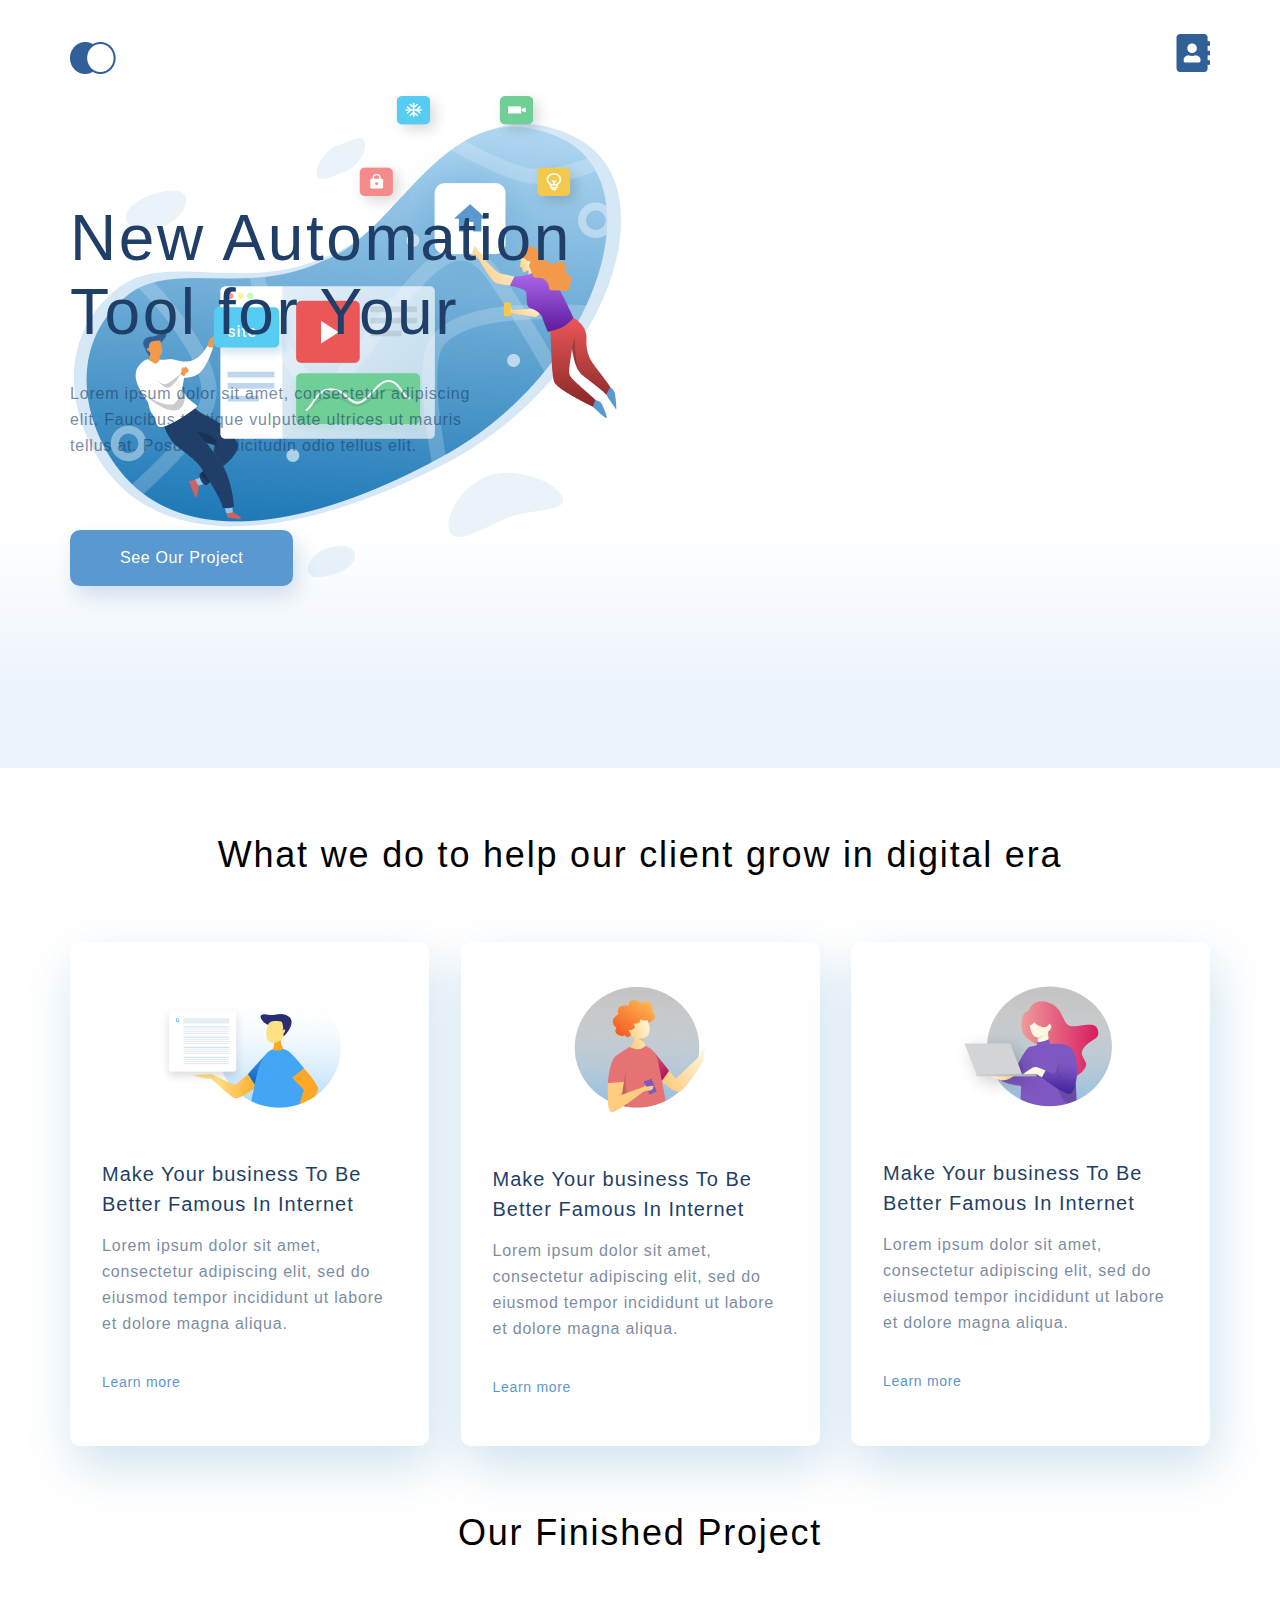
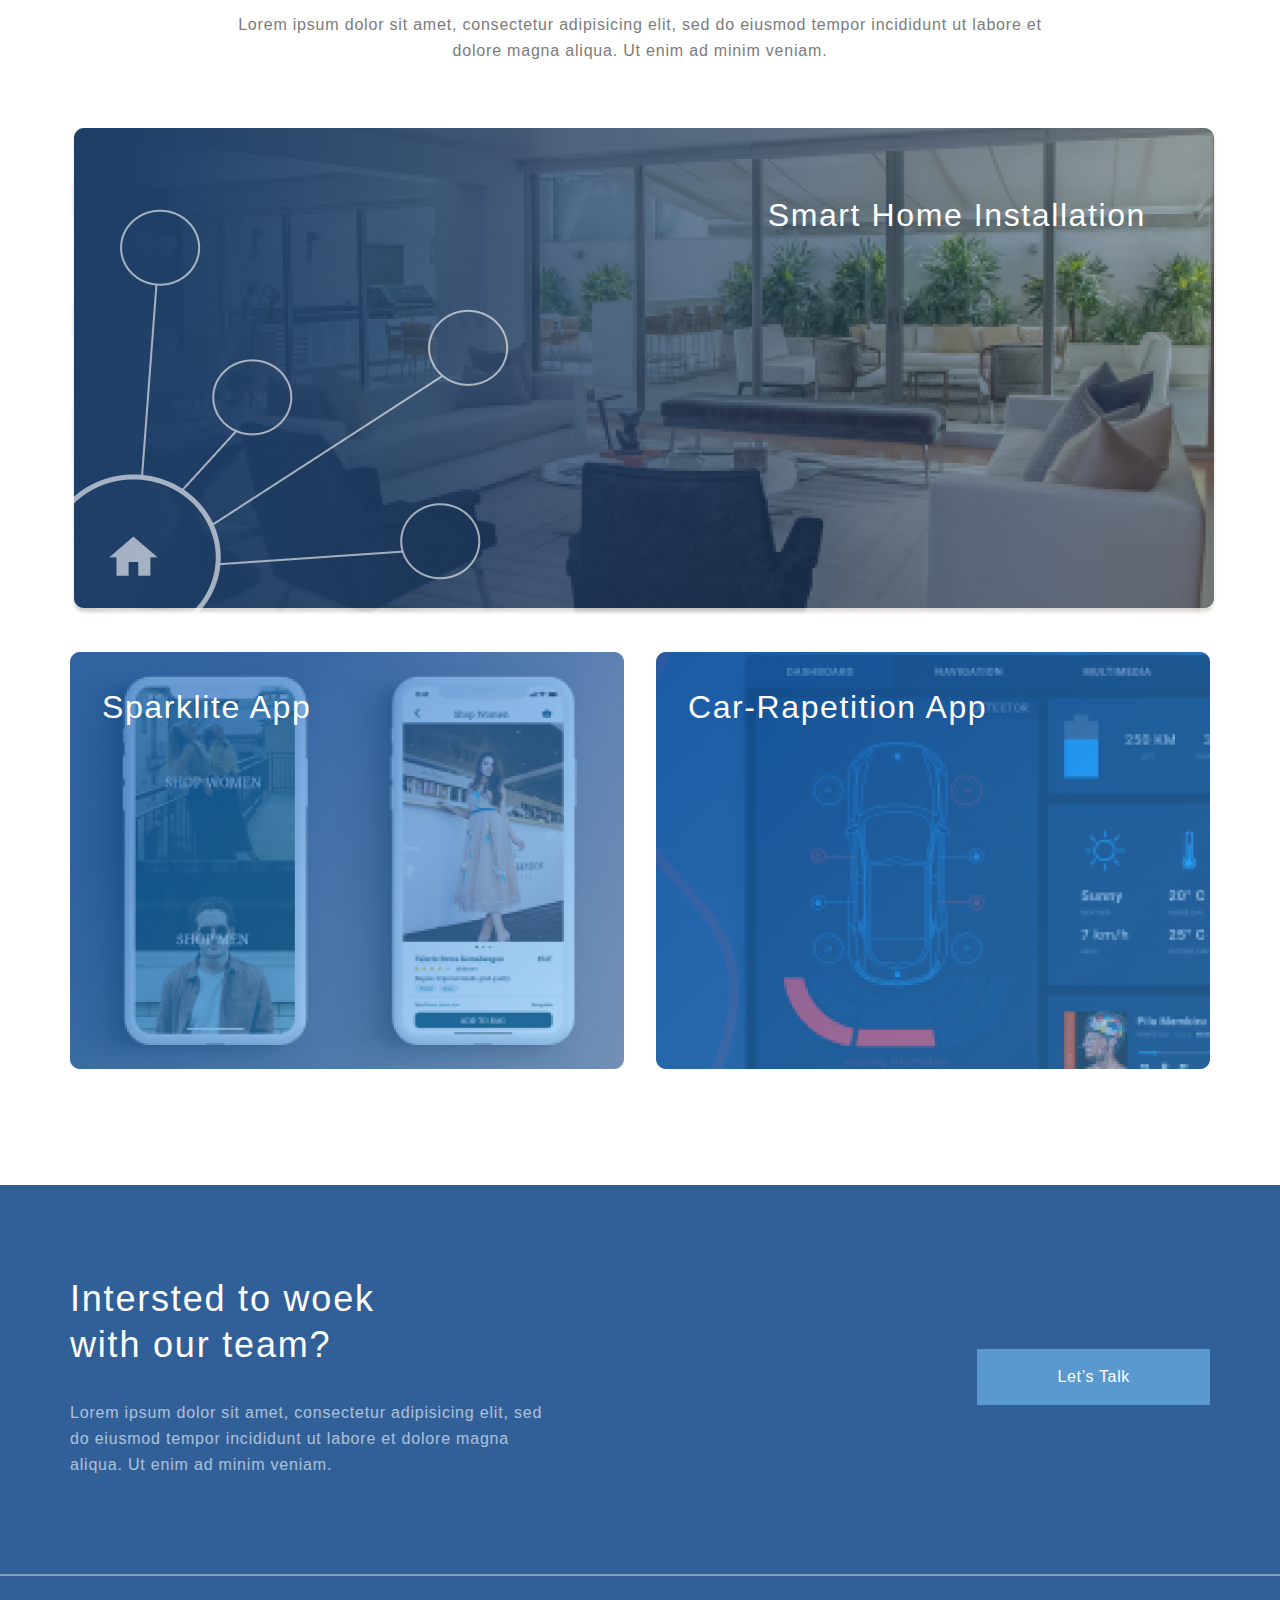
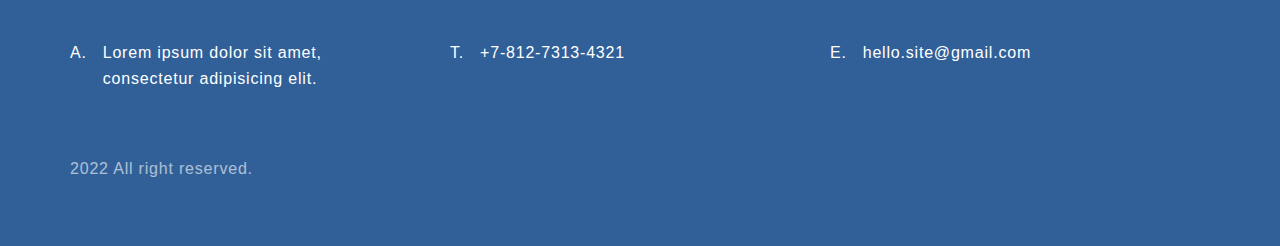
<file: index.html>
<!DOCTYPE html>
<html lang="en">
  <head>
    <meta charset="UTF-8" />
    <meta http-equiv="X-UA-Compatible" content="IE=edge" />
    <meta name="viewport" content="width=device-width, initial-scale=1.0" />
    <title>18-dars Praktika 1</title>
    <link rel="stylesheet" href="./assets/css/style.css" />
  </head>
  <body>
    <!-- Top -->
    <div class="top">
      <div class="container top__box">
        <ul class="header">
          <li>
            <a href="#"><img src="./assets/img/Navigation.png" alt="" /></a>
          </li>
          <li>
            <a href="#"><img src="./assets/img/contacts.png" alt="" /></a>
          </li>
        </ul>

        <div class="top__info">
          <h1 class="top__heading">New Automation Tool for Your</h1>
          <p class="text top__text">
            Lorem ipsum dolor sit amet, consectetur adipiscing elit. Faucibus
            tristique vulputate ultrices ut mauris tellus at. Posuere
            sollicitudin odio tellus elit.
          </p>
          <a href="#" class="top__button">See Our Project</a>
        </div>
      </div>
    </div>

    <!-- What-we-do -->
     <div class="what-we-do container">
      <h3 class="heading">What we do to help our client grow in digital era</h3>

      <div class="card-box">
        <div class="card">
          <img src="./assets/img/1.png" alt="card-1" class="card-img" />
          <h4 class="heading-mini">
            Make Your business To Be Better Famous In Internet
          </h4>
          <p class="text">
            Lorem ipsum dolor sit amet, consectetur adipiscing elit, sed do
            eiusmod tempor incididunt ut labore et dolore magna aliqua.
          </p>
          <a href="#" class="card__link">Learn more</a>
        </div>

        <div class="card">
          <img src="./assets/img/Group 17.png" alt="card-1" class="card-img" />
          <h4 class="heading-mini">
            Make Your business To Be Better Famous In Internet
          </h4>
          <p class="text">
            Lorem ipsum dolor sit amet, consectetur adipiscing elit, sed do
            eiusmod tempor incididunt ut labore et dolore magna aliqua.
          </p>
          <a href="#" class="card__link">Learn more</a>
        </div>
        <div class="card">
          <img src="./assets/img/Group 16.png" alt="card-1" class="card-img" />
          <h4 class="heading-mini">
            Make Your business To Be Better Famous In Internet
          </h4>
          <p class="text">
            Lorem ipsum dolor sit amet, consectetur adipiscing elit, sed do
            eiusmod tempor incididunt ut labore et dolore magna aliqua.
          </p>
          <a href="#" class="card__link">Learn more</a>
        </div>
      </div>
    </div> 

    <!-- Projects -->
     <div class="projects container">
      <h3 class="heading">Our Finished Project</h3>
      <p class="text text__project">
        Lorem ipsum dolor sit amet, consectetur adipisicing elit, sed do eiusmod
        tempor incididunt ut labore et dolore magna aliqua. Ut enim ad minim
        veniam.
      </p>

      <div class="project__item">
        <img src="./assets/img/project-photo1.png" alt="" />
        <p class="project__text">Smart Home Installation</p>
      </div>

      <div class="project__parent">
        <div class="project__item pim">
          <img src="./assets/img/project-photo2.png" alt="" />
          <p class="project__text ptl">Sparklite App</p>
        </div>
        <div class="project__item">
          <img src="./assets/img/projec3.png" alt="" />
          <p class="project__text ptl">Car-Rapetition App</p>
        </div>
      </div>
    </div> 

    <!-- Footer -->
     <div class="footer">
      <div class="container">
        <div class="footer__top">
          <div class="footer__text">
            <h3 class="heading footer__heading">
              Intersted to woek with our team?
            </h3>
            <p class="text text__footer">
              Lorem ipsum dolor sit amet, consectetur adipisicing elit, sed do
              eiusmod tempor incididunt ut labore et dolore magna aliqua. Ut
              enim ad minim veniam.
            </p>
          </div>

          <a href="#" class="footer__button">Let’s Talk</a>
        </div>
      </div>
      <hr />
      <div class="container">
        <div class="footer__bottom">
          <ul class="footer__info">
            <li class="footer__list">
              Lorem ipsum dolor sit amet, consectetur adipisicing elit.
            </li>
            <li class="footer__list">+7-812-7313-4321</li>
            <li class="footer__list">hello.site@gmail.com</li>
          </ul>
          <div class="footer__copy">
            <p class="text footer__copy__text">2022 All right reserved.</p>
          </div>
        </div>
      </div>
    </div> 
  </body>
</html>
</file>
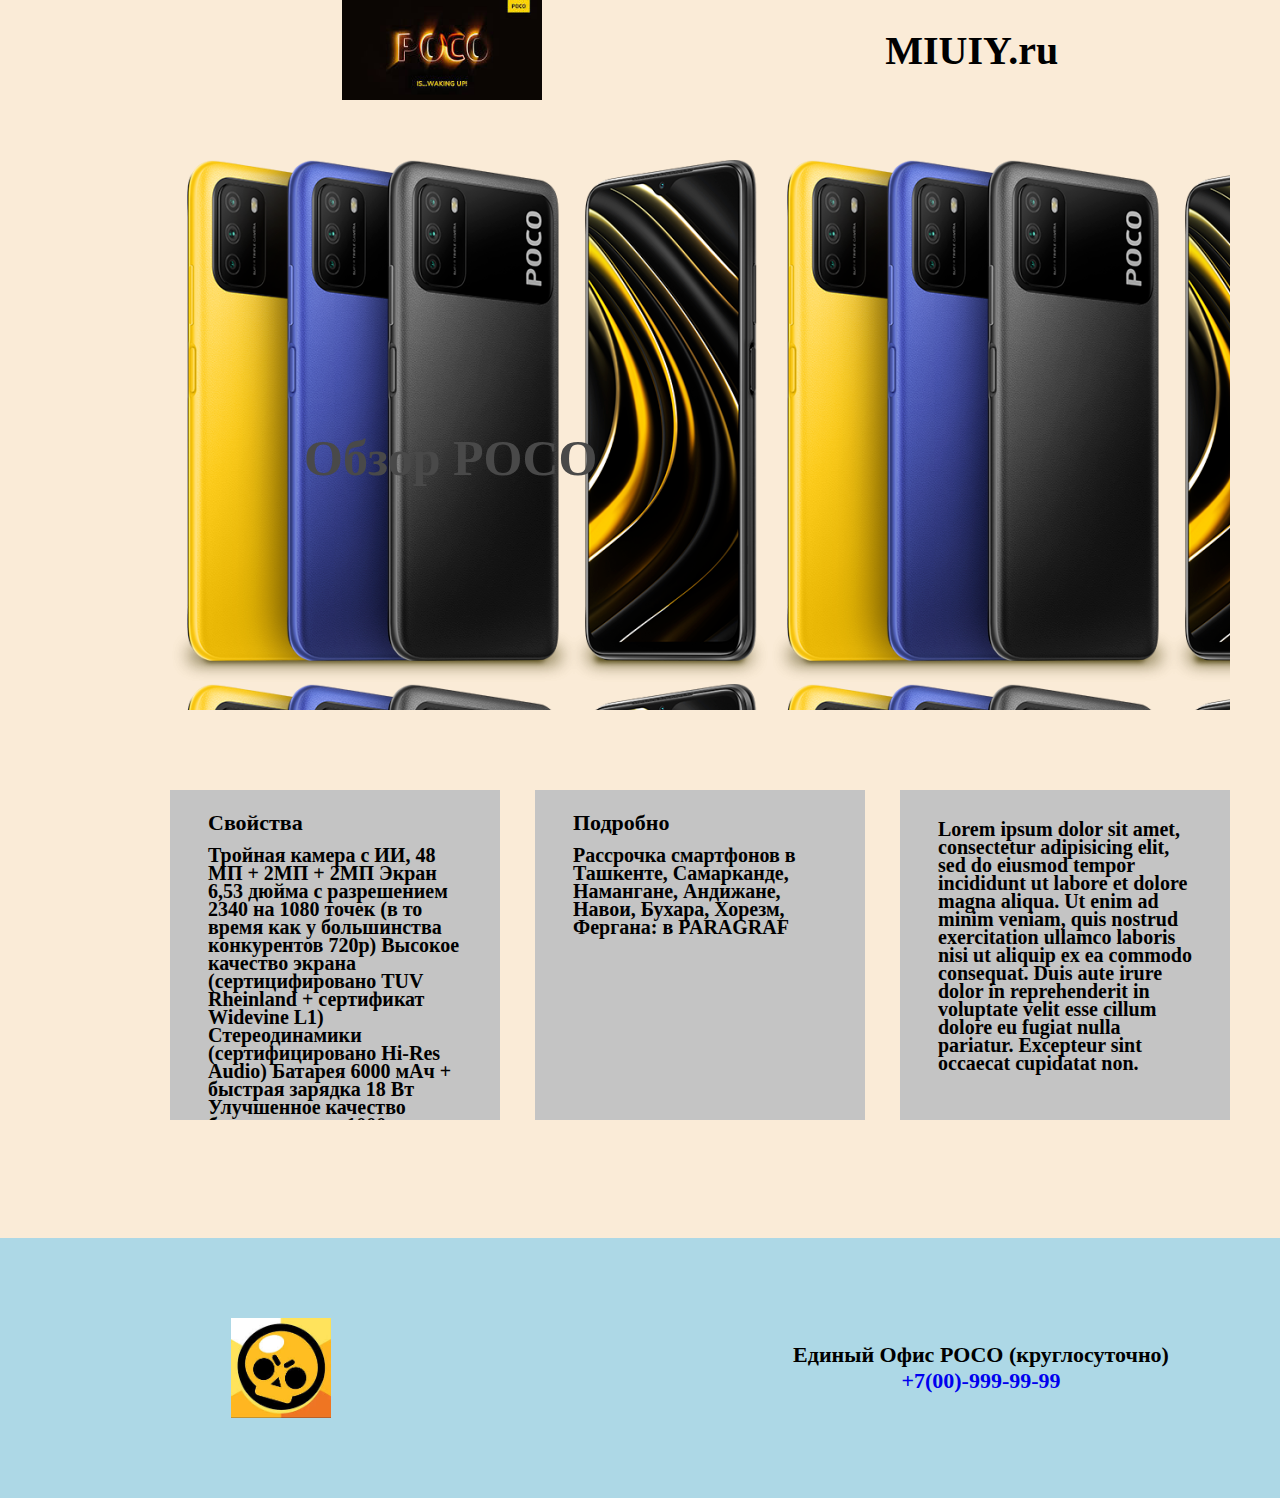
<file: MINECRAFT TOP/index.html>
<!DOCTYPE html>
<html lang="en">
<head>
    <meta charset="UTF-8">
    <meta http-equiv="X-UA-Compatible" content="IE=edge">
    <meta name="viewport" content="width=device-width, initial-scale=1.0">
    <link rel="stylesheet" href="./index.css">
    <title>Document</title>
</head>
<body>
    <div class="menu">
        <div class="box1">
            <img src="./LOGO.jpg" 
            width="200px"
            height="100px"
            alt="Rasm">
            <p>MIUIY.ru</p>
        </div>
        <div class="box2"><h1>Обзор POCO</h1></div>
        <div class="box3">
            <div class="box4">
                <h2>Свойства</h2>
                <p>Тройная камера с ИИ, 48 МП + 2МП + 2МП
                    Экран 6,53 дюйма с разрешением 2340 на 1080 точек (в то время как у большинства конкурентов 720p)
                    Высокое качество экрана (сертицифировано TUV Rheinland + сертификат Widevine L1)
                    Стереодинамики (сертифицировано Hi-Res Audio)
                    Батарея 6000 мАч + быстрая зарядка 18 Вт
                    Улучшенное качество батареи: после 1000 циклов зарядки ёмкость аккумулятора останется практически на начальном уровне. Аккумулятор остаётся надёжным даже при высоком нагреве
                    Чипсет 11 нм Snapdragon 662, 8 ядер до 2 ГГц и с нейронным модулем третьего поколения AI Engine, графика Adreno 610, оперативная память LPDDR4X, накопитель UFS 2.2
                    Слот под 2 SIM-карты и 1 microSD до 512 ГБ</p>
                
            </div>
            <div class="box4">
                <h2>Подробно</h2>
                <p>Рассрочка смартфонов  в Ташкенте, Самарканде, Намангане, Андижане, Навои, Бухара, Хорезм, Фергана: в PARAGRAF</p>
                
            </div>
            <div class="box4">
                <h2></h2>
                <p>Lorem ipsum dolor sit amet, consectetur adipisicing elit, sed do eiusmod tempor incididunt ut labore et dolore magna aliqua. Ut enim ad minim veniam, quis nostrud exercitation ullamco laboris nisi ut aliquip ex ea commodo consequat. Duis aute irure dolor in reprehenderit in voluptate velit esse cillum dolore eu fugiat nulla pariatur. Excepteur sint occaecat cupidatat non. </p>
                
            </div>
        </div><br><br><br><br><br><br><br><br><br><br><br>
        <div class="past">
            <div class="past_1"><img src="./images.jpg" 
            width="100px"
            height="100px"
            alt="">
            <p>Единый Oфис POCO (круглосуточно)<br>
                <a href="./ZXC.html">+7(00)-999-99-99</a></p></div>
        </div>
    </div>
</body>
</html>
</file>
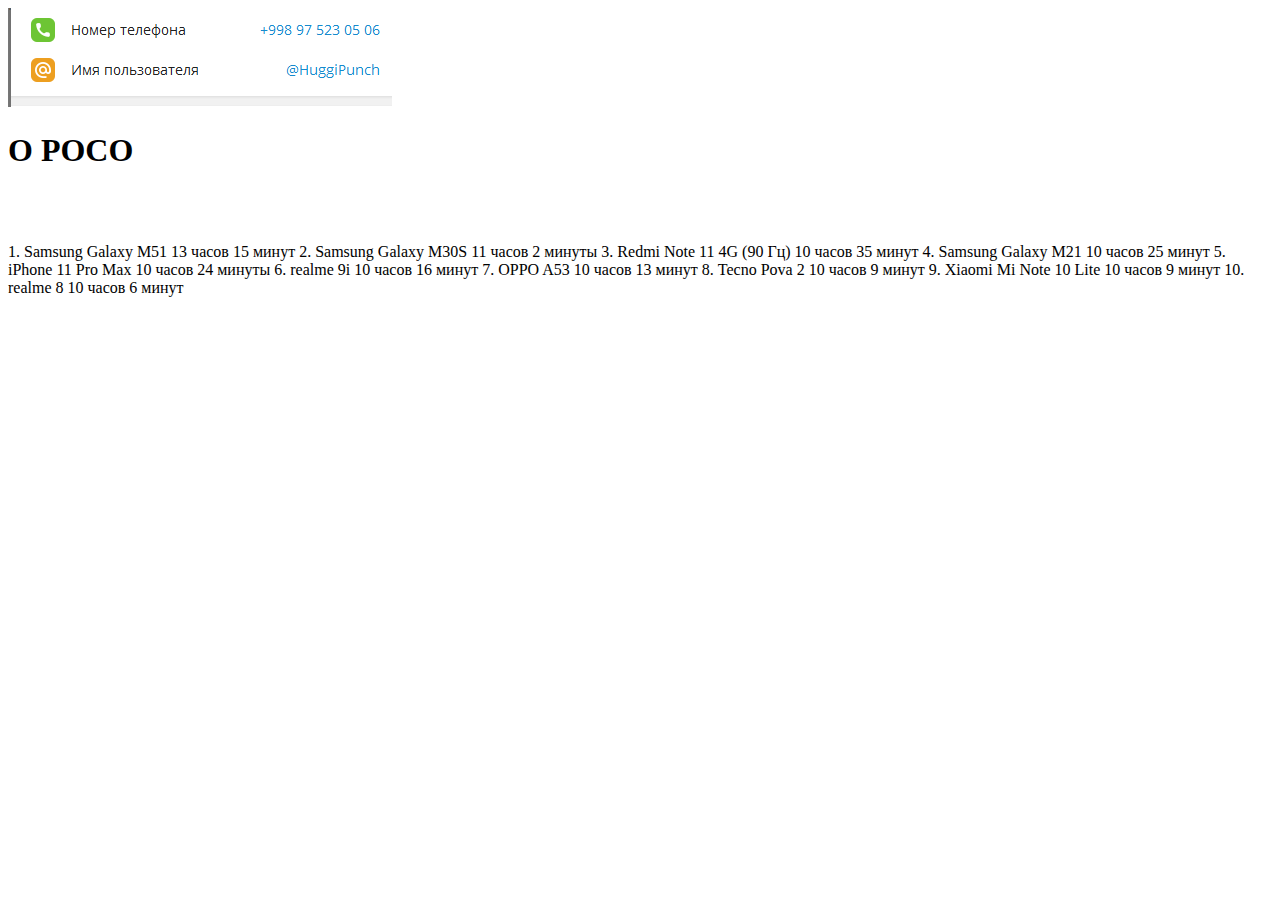
<file: MINECRAFT TOP/ZXC.html>
<!DOCTYPE html>
<html lang="en">
<head>
    <meta charset="UTF-8">
    <meta http-equiv="X-UA-Compatible" content="IE=edge">
    <meta name="viewport" content="width=device-width, initial-scale=1.0">
    <title>Document</title>
</head>
<body>
    <img src="./Screenshot_3.png" alt=""> <br>
    <h1>О POCO</h1><br> <br>
    <p>1.	Samsung Galaxy M51	13 часов 15 минут
        2.	Samsung Galaxy M30S	11 часов 2 минуты
        3.	Redmi Note 11 4G (90 Гц)	10 часов 35 минут
        4.	Samsung Galaxy M21	10 часов 25 минут
        5.	iPhone 11 Pro Max	10 часов 24 минуты
        6.	realme 9i	10 часов 16 минут
        7.	OPPO A53	10 часов 13 минут
        8.	Tecno Pova 2	10 часов 9 минут
        9.	Xiaomi Mi Note 10 Lite	10 часов 9 минут
        10.	realme 8	10 часов 6 минут</p>
</body>
</html>
</file>
<file: assets/css/style.css>
* {
  margin: 0;
  padding: 0;
  font-family: "Roboto", sans-serif;
}

.top {
  min-height: 768px;
  background: linear-gradient(0deg, #ebf3fb 8.84%, rgba(152, 195, 232, 0) 31.12%);
}
.top .header {
  display: flex;
  justify-content: space-between;
  padding-top: 34px;
  /* list-style: none; */
  list-style-type: none;
}
.top .top__info {
  padding-top: 115px;
  flex-grow: 1;
  background-image: url(../img/illustration.png);
  background-repeat: no-repeat;
}
.top .top__info .top__heading {
  width: 510px;
  font-style: normal;
  font-weight: 300;
  font-size: 64px;
  line-height: 74px;
  /* or 116% */
  letter-spacing: 0.04em;
  /* Blue_01 */
  color: #1f3f68;
  margin-bottom: 32px;
}
.top .top__box {
  display: flex;
  flex-direction: column;
  height: 100%;
}
.top .top__text {
  width: 425px;
}
.top .top__button {
  font-style: normal;
  font-weight: 400;
  font-size: 16px;
  line-height: 26px;
  text-align: center;
  letter-spacing: 0.04em;
  color: #fff;
  background: #5a98d0;
  box-shadow: 5px 10px 20px rgba(53, 110, 173, 0.2);
  border-radius: 10px;
  padding: 15px 50px;
  text-decoration: none;
  margin-top: 71px;
  display: inline-block;
  transition: 0.3s ease;
}
.top .top__button:hover {
  color: #fff;
  background: #316596;
}

.container {
  max-width: 1140px;
  margin: 0 auto;
}

.text {
  font-style: normal;
  font-weight: 400;
  font-size: 16px;
  line-height: 26px;
  letter-spacing: 0.05em;
  color: #1f3f68;
  opacity: 0.6;
}

.what-we-do {
  padding-top: 64px;
}

.heading {
  font-style: normal;
  font-weight: 300;
  font-size: 36px;
  line-height: 46px;
  text-align: center;
  letter-spacing: 0.05em;
  color: #000000;
}

.card-box {
  display: flex;
  justify-content: space-between;
  padding: 64px 0;
}

.card {
  width: 359px;
  padding: 44px 32px;
  background: #fff;
  box-shadow: 5px 20px 50px rgba(16, 112, 177, 0.2);
  border-radius: 10px;
  display: flex;
  flex-direction: column;
  box-sizing: border-box;
}

.card-img {
  align-self: center;
  margin-bottom: 51px;
}

.heading-mini {
  font-style: normal;
  font-weight: 400;
  font-size: 20px;
  line-height: 30px;
  letter-spacing: 0.05em;
  color: #1f3f68;
  margin-bottom: 14px;
}

.card__link {
  font-style: normal;
  font-weight: 400;
  font-size: 14px;
  line-height: 30px;
  letter-spacing: 0.05em;
  color: #5a98d0;
  text-decoration: none;
  margin-top: 30px;
}

.text__project {
  font-weight: 400;
  font-size: 16px;
  line-height: 26px;
  text-align: center;
  letter-spacing: 0.05em;
  color: #222222;
  width: 75%;
  margin: 56px auto 64px;
}

.project__text {
  font-weight: 400;
  font-size: 32px;
  line-height: 46px;
  text-align: right;
  letter-spacing: 0.05em;
  color: #fff;
  position: absolute;
  top: 64px;
  right: 64px;
}

.project__item {
  position: relative;
}

.project__parent {
  display: flex;
  justify-content: space-between;
  margin-top: 32px;
}

.ptl {
  left: 32px;
  top: 32px;
  right: auto;
  -moz-text-align-last: left;
       text-align-last: left;
}

.footer {
  margin-top: 112px;
  background: #316099;
  padding-top: 91px;
  padding-bottom: 64px;
}
.footer .footer__top {
  padding-bottom: 96px;
  display: flex;
  justify-content: space-between;
  align-items: center;
}
.footer .footer__heading {
  width: 340px;
  text-align: left;
  color: #fff;
  margin-bottom: 32px;
}
.footer .text__footer {
  color: #fff;
}
.footer .footer__text {
  width: 495px;
  color: white;
}
.footer .footer__button {
  font-weight: 400;
  font-size: 16px;
  line-height: 26px;
  text-align: center;
  letter-spacing: 0.04em;
  color: #fff;
  text-decoration: none;
  padding: 15px 80px;
  background: #5a98d0;
}
.footer hr {
  opacity: 0.4;
  border: 1px solid #ffffff;
}
.footer .footer__info {
  display: flex;
  justify-content: space-between;
  margin-top: 64px;
}
.footer .footer__list {
  font-style: normal;
  font-weight: 400;
  font-size: 16px;
  line-height: 26px;
  letter-spacing: 0.05em;
  color: #ffffff;
  list-style-type: none;
  margin-right: 32px;
  display: flex;
  flex-grow: 1;
  flex-basis: 33.3333%;
}
.footer .footer__list:first-child::before {
  content: "A.";
  display: block;
  margin-right: 16px;
}
.footer .footer__list:nth-child(2)::before {
  content: "T.";
  display: block;
  margin-right: 16px;
}
.footer .footer__list:last-child::before {
  content: "E.";
  display: block;
  margin-right: 16px;
}
.footer .footer__copy {
  margin-top: 64px;
}
.footer .footer__copy .footer__copy__text {
  font-style: normal;
  font-weight: 400;
  font-size: 16px;
  line-height: 26px;
  letter-spacing: 0.05em;
  color: #ffffff;
}

@media (max-width: 1124px) {
  .container {
    padding-left: 32px;
    padding-right: 32px;
  }
  .top__info {
    background-position: right 280px;
  }
  .card-box {
    flex-direction: column;
    align-items: center;
  }
  .card-box .card {
    margin-bottom: 32px;
  }
  .project__item img {
    width: 100%;
  }
  .pim {
    margin-right: 32px;
  }
  .footer {
    text-align: center;
    padding-top: 48px;
  }
  .footer .footer__button {
    padding: 5px 30px;
  }
  .footer .footer__info {
    flex-direction: column;
  }
  .footer .container {
    margin-right: 92px;
    margin-left: 92px;
  }
}
@media (max-width: 767px) {
  .header {
    padding-top: 16px;
  }
  .top {
    min-height: 376px;
    padding-bottom: 41px;
    box-sizing: border-box;
  }
  .top .top__info {
    padding-bottom: 30px;
    display: flex;
    flex-direction: column;
    align-items: center;
    background-image: none;
  }
  .top .top__heading {
    width: 100%;
    font-size: 32px;
    font-weight: 300;
    line-height: 38;
    text-align: center;
    letter-spacing: 0.4em;
    margin-bottom: 12px;
  }
  .top .top__text {
    width: 100%;
    text-align: center;
  }
  .top .top__button {
    font-size: 12px;
    padding: 0px 8px;
  }
  .what-we-do {
    padding-top: 48px;
  }
  .card {
    width: 100%;
  }
  .project {
    padding-top: 64px;
  }
  .project__parent {
    display: flex;
    flex-direction: column;
  }
  .project__parent .pim {
    margin-right: 0;
    margin-bottom: 16px;
  }
  .footer__top {
    flex-direction: column;
  }
  .footer__button {
    margin: 40px;
  }
  .footer__text {
    width: 100%;
    text-align: center;
  }
  .footer__heading {
    width: 75%;
    margin-right: 0 auto 32px;
    text-align: center;
    display: flex;
    justify-content: center;
    align-items: center;
  }
  .footer__copy {
    text-align: center;
  }
}/*# sourceMappingURL=style.css.map */
</file>
<file: MINECRAFT TOP/index.css>
*{
margin: auto;
padding: 0;
list-style: none;
text-decoration: none;
}
.menu {
    width: 1400px;
    height: 1450px;
    justify-content: center;
    background-color: antiquewhite;
}

.box1 {
    width: 1060px;
    display: flex;
    justify-content: space-between;
}

.box2 {
    width: 1060px;
    height: 500px;
    background-image: url(./1.png);
    margin:  60px auto 0;
    display: flex;
    justify-content: center;
    padding-bottom: 50px;
    

}
.box3{
    width: 1060px;
    height: 330px;
    display: flex;
    margin-left: 170px;
    justify-content: space-between;
 


}
h2{
font-family: 'Roboto';
font-style: normal;
font-weight: 600;
font-size: 22px;
line-height: 26px;
padding-left: 38px ;
padding-top: 20px;



color: #000000;

    padding-top: 10px o ;
}

h1 {
    font-style: normal;
    font-weight: 600;
    font-size: 50px;
    line-height: 59px;
    width: 792px;
    height: 62px;
    left: 304px;
    top: 350px;
    color: #494949;
    padding-top: 100px;
}

.box1 p {
    font-family: 'Roboto';
    font-style: normal;
    font-weight: 700;
    font-size: 40px;
    padding: 0;
    line-height: 23px;
    color: #000000;

}
.box4{

    width: 330px;
    height: 330px;
    left: 170px;
    top: 800px;    
    background: #C4C4C4;
   margin: 80px 0;
    overflow: auto;
}
.box4 p{
    padding:10px 38px 0;

font-family: 'Roboto';
font-style: normal;
font-weight: 600;
font-size: 20px;
line-height: 18px;

color: #000000;

}
.past{
    width: 1400px;
    height: 260px;
    background:lightblue;
    text-align: center;
}
.past_1{
    width: 1400px;
    height: 260px;
    display: flex;
    justify-content: space-between;
    align-items: center;

}
.past_1 p{
    font-family : 'Roboto';
font-style: normal;
font-weight: 600;
font-size: 22px;
line-height: 26px;
}
</file>
